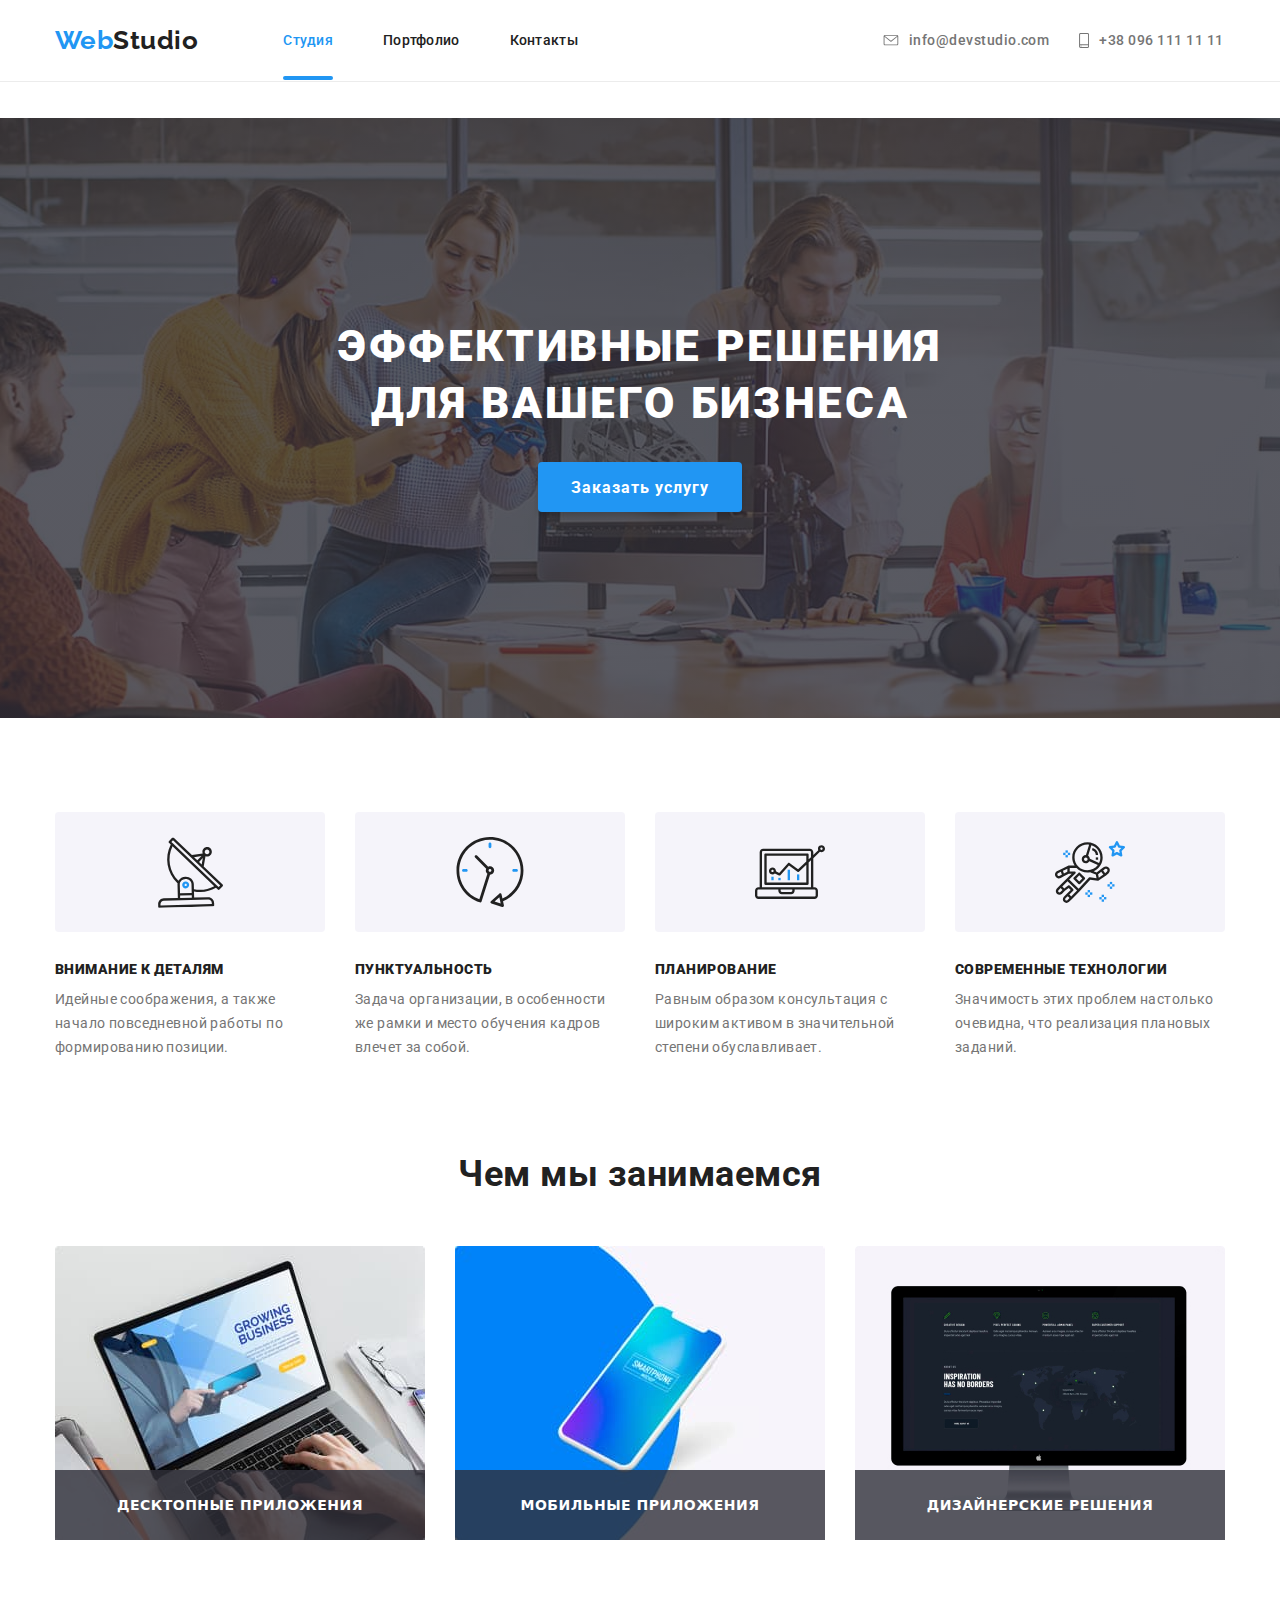
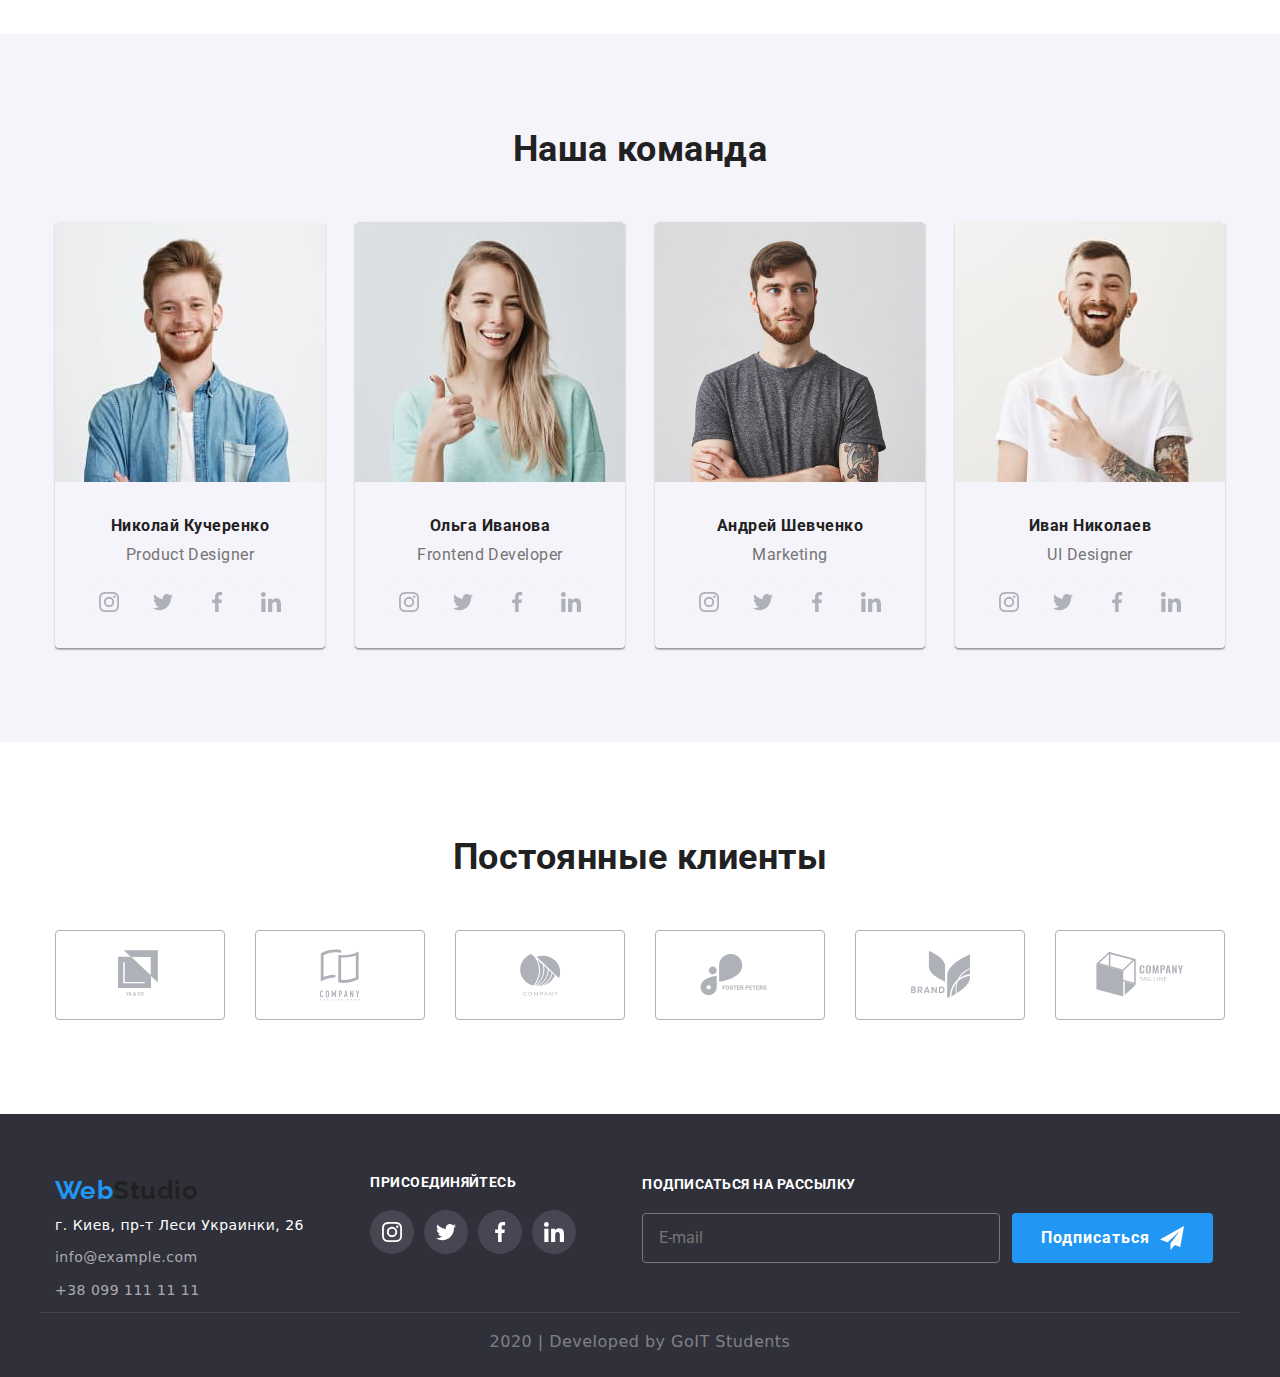
<file: index.html>
<!DOCTYPE html>
<html lang="ru">
  <head>
    <meta charset="UTF-8" />
    <meta name="viewport" content="width=device-width, initial-scale=1.0" />
    <title>Web Studio</title>
    <link
      href="https://fonts.googleapis.com/css2?family=Raleway&family=Roboto:wght@400;700;900&display=swap"
      rel="stylesheet"
    />
    <link
      rel="stylesheet"
      href="https://cdnjs.cloudflare.com/ajax/libs/modern-normalize/0.6.0/modern-normalize.min.css"
    />
    <!-- <link rel="stylesheet" href="./css/styles.css" /> -->
    <link rel="stylesheet" href="./css/main.min.css" />
  </head>
  <body>
    <!--навигация + контакты-->
    <header class="page-header">
      <div class="container main-nav">
        <div class="logo">
          <a href="/" class="logo" lang="en"
            ><span class="logo-web">Web</span>Studio</a
          >
        </div>
        <nav>
          <ul class="site-nav">
            <li class="item">
              <a href="./index.html" class="link current">Студия</a>
            </li>
            <li class="item">
              <a href="./portfolio.html" class="link">Портфолио</a>
            </li>
            <li class="item"><a href="" class="link">Контакты</a></li>
          </ul>
        </nav>
        <address>
          <ul class="address">
            <li class="item">
              <a href="mailto:info@devstudio.com" class="link">
                <svg class="icon-envelope">
                  <use href="./img/sprite.svg#icon-envelope"></use>
                </svg>
                info@devstudio.com</a
              >
            </li>
            <li class="item">
              <a href="tel:+380961111111" class="link">
                <svg class="icon-phone">
                  <use href="./img/sprite.svg#icon-smartphone"></use>
                </svg>
                +38 096 111 11 11</a
              >
            </li>
          </ul>
        </address>
      </div>
    </header>

    <main>
      <!--Hero-->
      <section class="hero">
        <h1 class="hero-title">
          эффективные решения <br />
          для вашего бизнеса
        </h1>
        <!-- <a href="" class="hero-button">Заказать услугу</a> -->
        <button class="hero-button" data-modal-open>Заказать услугу</button>
      </section>

      <!--секция с графическим контентом-->
      <section class="section">
        <div class="container feature">
          <!--этот заголовок спрятать в css-->
          <h2 class="feature-title">Преимущества</h2>
          <ul class="feature">
            <li class="feature-list item antenna">
              <figure class="figure">
                <p class="title"><b>Внимание к деталям</b></p>
                <figcaption class="text">
                  Идейные соображения, а также начало повседневной работы по
                  формированию позиции.
                </figcaption>
              </figure>
            </li>
            <li class="feature-list item clock">
              <figure class="figure">
                <p class="title"><b>Пунктуальность</b></p>
                <figcaption class="text">
                  Задача организации, в особенности же рамки и место обучения
                  кадров влечет за собой.
                </figcaption>
              </figure>
            </li>
            <li class="feature-list item diagram">
              <figure class="figure">
                <p class="title"><b>Планирование</b></p>
                <figcaption class="text">
                  Равным образом консультация с широким активом в значительной
                  степени обуславливает.
                </figcaption>
              </figure>
            </li>
            <li class="feature-list item astronaut">
              <figure class="figure">
                <p class="title"><b>Современные технологии</b></p>
                <figcaption class="text">
                  Значимость этих проблем настолько очевидна, что реализация
                  плановых заданий.
                </figcaption>
              </figure>
            </li>
          </ul>
        </div>
      </section>

      <!--секция чем мы занимаемся-->
      <section class="section">
        <div class="container">
          <h2 class="section-title">Чем мы занимаемся</h2>
          <ul class="work">
            <li class="item">
              <img
                class="image"
                src="./img/laptop.img.jpg"
                alt="laptop photo"
              />
              <p class="text">Десктопные приложения</p>
            </li>
            <li class="item">
              <img class="image" src="./img/mob.img.jpg" alt="phone photo" />
              <p class="text">Мобильные приложения</p>
            </li>
            <li class="item">
              <img class="image" src="./img/tv.img.jpg" alt="tv photo" />
              <p class="text">Дизайнерские решения</p>
            </li>
          </ul>
        </div>
      </section>

      <!--секция наша команда-->
      <section class="team-section">
        <div class="container">
          <h2 class="section-title">Наша команда</h2>
          <ul class="team">
            <li class="team-card">
              <img
                src="./img/john.img.jpg"
                alt="portrait photo"
                class="team-photo"
              />
              <p class="name"><b>Николай Кучеренко</b></p>
              <p lang="en" class="occupation">Product Designer</p>
              <ul class="social-list">
                <li class="item">
                  <a href="" class="link">
                    <svg class="social-icon">
                      <use href="./img/sprite.svg#icon-instagram"></use>
                    </svg>
                  </a>
                </li>
                <li class="item">
                  <a href="" class="link">
                    <svg class="social-icon">
                      <use href="./img/sprite.svg#icon-twitter"></use>
                    </svg>
                  </a>
                </li>
                <li class="item">
                  <a href="" class="link">
                    <svg class="social-icon">
                      <use href="./img/sprite.svg#icon-facebook"></use>
                    </svg>
                  </a>
                </li>
                <li class="item">
                  <a href="" class="link">
                    <svg class="social-icon">
                      <use href="./img/sprite.svg#icon-linkedin"></use>
                    </svg>
                  </a>
                </li>
              </ul>
            </li>
            <li class="team-card">
              <img
                src="./img/marta.img.jpg"
                alt="portrait photo"
                class="team-photo"
              />
              <p class="name"><b>Ольга Иванова</b></p>
              <p lang="en" class="occupation">Frontend Developer</p>
              <ul class="social-list">
                <li class="item">
                  <a href="" class="link">
                    <svg class="social-icon">
                      <use href="./img/sprite.svg#icon-instagram"></use>
                    </svg>
                  </a>
                </li>
                <li class="item">
                  <a href="" class="link">
                    <svg class="social-icon">
                      <use href="./img/sprite.svg#icon-twitter"></use>
                    </svg>
                  </a>
                </li>
                <li class="item">
                  <a href="" class="link">
                    <svg class="social-icon">
                      <use href="./img/sprite.svg#icon-facebook"></use>
                    </svg>
                  </a>
                </li>
                <li class="item">
                  <a href="" class="link">
                    <svg class="social-icon">
                      <use href="./img/sprite.svg#icon-linkedin"></use>
                    </svg>
                  </a>
                </li>
              </ul>
            </li>
            <li class="team-card">
              <img
                src="./img/robert.img.jpg"
                alt="portrait photo"
                class="team-photo"
              />
              <p class="name"><b>Андрей Шевченко</b></p>
              <p lang="en" class="occupation">Marketing</p>
              <ul class="social-list">
                <li class="item">
                  <a href="" class="link">
                    <svg class="social-icon">
                      <use href="./img/sprite.svg#icon-instagram"></use>
                    </svg>
                  </a>
                </li>
                <li class="item">
                  <a href="" class="link">
                    <svg class="social-icon">
                      <use href="./img/sprite.svg#icon-twitter"></use>
                    </svg>
                  </a>
                </li>
                <li class="item">
                  <a href="" class="link">
                    <svg class="social-icon">
                      <use href="./img/sprite.svg#icon-facebook"></use>
                    </svg>
                  </a>
                </li>
                <li class="item">
                  <a href="" class="link">
                    <svg class="social-icon">
                      <use href="./img/sprite.svg#icon-linkedin"></use>
                    </svg>
                  </a>
                </li>
              </ul>
            </li>
            <li class="team-card">
              <img
                src="./img/martin.img.jpg"
                alt="portrait photo"
                class="team-photo"
              />
              <p class="name"><b>Иван Николаев</b></p>
              <p lang="en" class="occupation">UI Designer</p>
              <ul class="social-list">
                <li class="item">
                  <a href="" class="link">
                    <svg class="social-icon">
                      <use href="./img/sprite.svg#icon-instagram"></use>
                    </svg>
                  </a>
                </li>
                <li class="item">
                  <a href="" class="link">
                    <svg class="social-icon">
                      <use href="./img/sprite.svg#icon-twitter"></use>
                    </svg>
                  </a>
                </li>
                <li class="item">
                  <a href="" class="link">
                    <svg class="social-icon">
                      <use href="./img/sprite.svg#icon-facebook"></use>
                    </svg>
                  </a>
                </li>
                <li class="item">
                  <a href="" class="link">
                    <svg class="social-icon">
                      <use href="./img/sprite.svg#icon-linkedin"></use>
                    </svg>
                  </a>
                </li>
              </ul>
            </li>
          </ul>
        </div>
      </section>

      <!--секция постоянные клиенты-->
      <section class="section">
        <div class="container">
          <h2 class="section-title">Постоянные клиенты</h2>
          <ul class="clients">
            <li class="client-logo">
              <svg class="logo-item one">
                <use href="./img/sprite.svg#icon-logo-one"></use>
              </svg>
            </li>
            <li class="client-logo">
              <svg class="logo-item two">
                <use href="./img/sprite.svg#icon-logo-two"></use>
              </svg>
            </li>
            <li class="client-logo">
              <svg class="logo-item three">
                <use href="./img/sprite.svg#icon-logo-tree"></use>
              </svg>
            </li>
            <li class="client-logo">
              <svg class="logo-item four">
                <use href="./img/sprite.svg#icon-logo-four"></use>
              </svg>
            </li>
            <li class="client-logo">
              <svg class="logo-item five">
                <use href="./img/sprite.svg#icon-logo-five"></use>
              </svg>
            </li>
            <li class="client-logo">
              <svg class="logo-item six">
                <use href="./img/sprite.svg#icon-logo-six"></use>
              </svg>
            </li>
          </ul>
        </div>
      </section>
    </main>

    <!--подвал страницы-->
    <footer class="footer-section">
      <div class="container footer">
        <!-- блок адрес -->
        <div class="address-container">
          <a href="/" lang="en" class="logo"
            ><span class="logo-web">Web</span>Studio</a
          >
          <address>
            <p class="address">г. Киев, пр-т Леси Украинки, 26</p>
            <a href="mailto:info@example.com" class="link">info@example.com</a>
            <a href="tel:+380991111111" class="link">+38 099 111 11 11</a>
          </address>
        </div>

        <!--блок соцсети-->
        <div class="join-us">
          <h3 class="title">присоединяйтесь</h3>
          <ul class="join-list">
            <li class="item">
              <a href="" class="link">
                <svg class="icon">
                  <use href="./img/sprite.svg#icon-instagram"></use>
                </svg>
              </a>
            </li>
            <li class="item">
              <a href="" class="link">
                <svg class="icon">
                  <use href="./img/sprite.svg#icon-twitter"></use>
                </svg>
              </a>
            </li>
            <li class="item">
              <a href="" class="link">
                <svg class="icon">
                  <use href="./img/sprite.svg#icon-facebook"></use>
                </svg>
              </a>
            </li>
            <li class="item">
              <a href="" class="link">
                <svg class="icon">
                  <use href="./img/sprite.svg#icon-linkedin"></use>
                </svg>
              </a>
            </li>
          </ul>
        </div>

        <!--блок подписаться-->
        <form class="form">
          <div class="signup-field">
            <div>
              <label for="email" class="title">Подписаться на рассылку</label>
              <input
                type="email"
                name="email"
                id="email"
                placeholder="E-mail"
                class="button"
              />
            </div>
            <button type="button" class="button primary">Подписаться</button>
          </div>
        </form>
      </div>
      <p class="text">2020 | Developed by GoIT Students</p>
    </footer>

    <!-- МОДАЛЬНОЕ ОКНО -->

    <div class="backdrop is-hidden" data-modal>
      <form class="modal">
        <button class="modal-close" data-modal-close></button>
        <b class="form-title">Оставьте свои данные, мы вам перезвоним</b>
        <div class="form-field">
          <input
            class="form-input"
            type="text"
            name="name"
            id="name"
            placeholder=" "
          />
          <label class="form-lable" for="name">Имя</label>
          <svg class="form-icon">
            <use href="./img/sprite.svg#icon-person-black"></use>
          </svg>
        </div>

        <div class="form-field">
          <input
            class="form-input"
            type="tel"
            name="phone"
            id="phone"
            placeholder=" "
          />
          <label class="form-lable" for="phone">Телефон</label>
          <svg class="form-icon">
            <use href="./img/sprite.svg#icon-phone-black"></use>
          </svg>
        </div>

        <div class="form-field">
          <input
            class="form-input"
            type="email"
            name="mail"
            id="mail"
            placeholder=" "
          />
          <label class="form-lable" for="mail">Почта</label>
          <svg class="form-icon">
            <use href="./img/sprite.svg#icon-email-black"></use>
          </svg>
        </div>

        <div class="form-field">
          <textarea
            class="comment-field"
            name="comment"
            id="comment"
            placeholder=" "
          ></textarea>
          <label class="comment-lable" for="comment">Коментарий</label>
        </div>

        <label for="checkbox" class="checkbox-field">
          <input id="checkbox" class="checkbox" type="checkbox" name="policy" />
          <span class="checkbox-icon"></span>Соглашаюсь с рассылкой и принимаю
          <a href="" class="checkbox-link">Условия договора</a>
        </label>

        <button class="modal-send">Отправить</button>
      </form>
    </div>
    <script src="./js/modal.js"></script>
  </body>
</html>
</file>
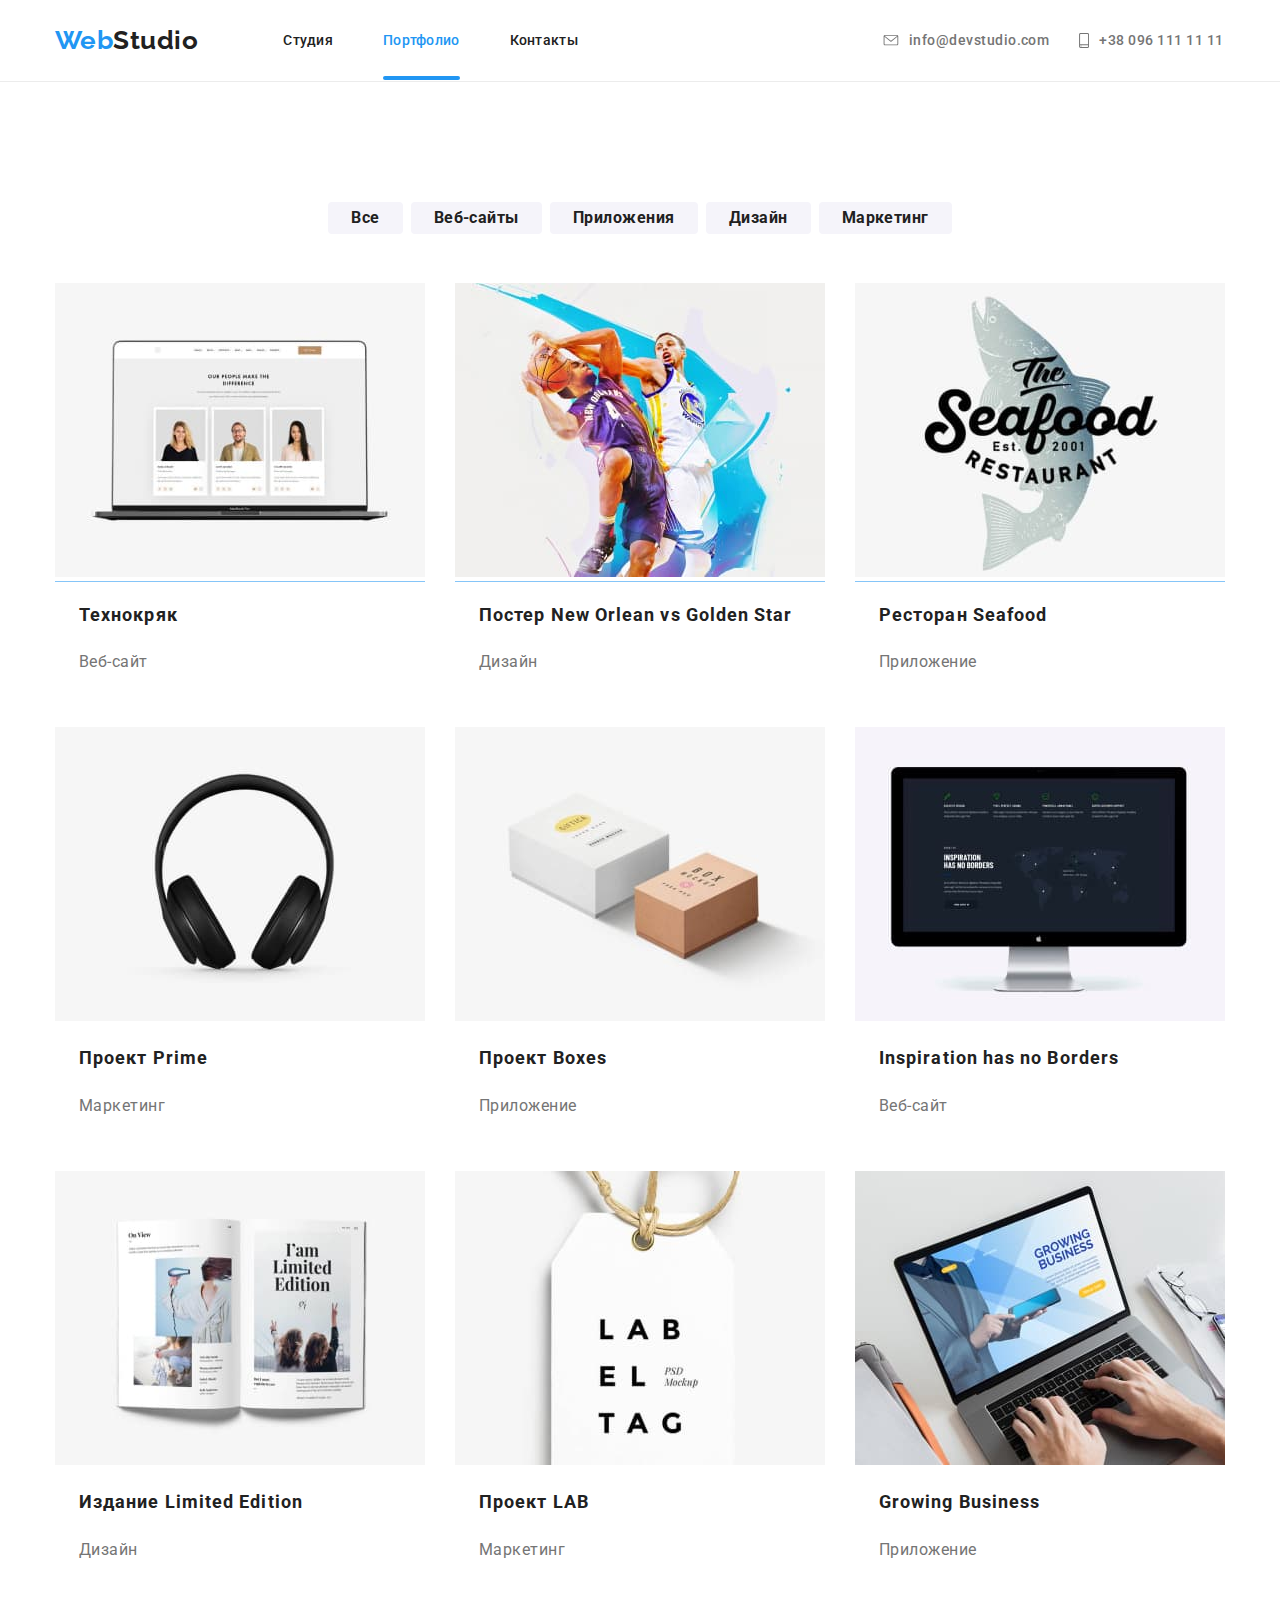
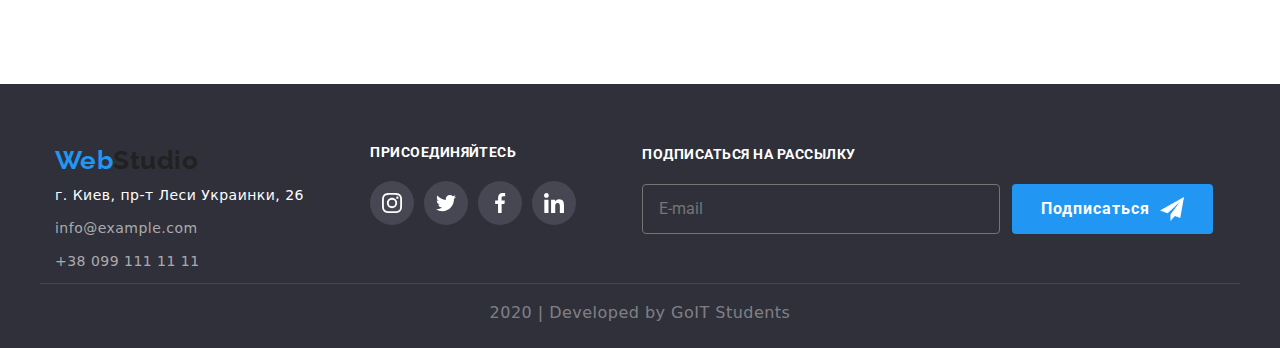
<file: portfolio.html>
<!DOCTYPE html>
<html lang="ru">
  <head>
    <meta charset="UTF-8" />
    <meta name="viewport" content="width=device-width, initial-scale=1.0" />
    <title>Document</title>
    <link
      href="https://fonts.googleapis.com/css2?family=Raleway&family=Roboto:wght@400;700;900&display=swap"
      rel="stylesheet"
    />
    <link
      rel="stylesheet"
      href="https://cdnjs.cloudflare.com/ajax/libs/modern-normalize/0.6.0/modern-normalize.min.css"
    />
    <!-- <link rel="stylesheet" href="./css/styles.css" /> -->
    <link rel="stylesheet" href="./css/main.min.css" />
  </head>
  <body>
    <!--навигация + контакты-->
    <header class="page-header">
      <div class="container main-nav">
        <div class="logo">
          <a href="/" class="logo" lang="en"
            ><span class="logo-web">Web</span>Studio</a
          >
        </div>
        <nav>
          <ul class="site-nav">
            <li class="item"><a href="./index.html" class="link">Студия</a></li>
            <li class="item">
              <a href="./portfolio.html" class="link current">Портфолио</a>
            </li>
            <li class="item"><a href="" class="link">Контакты</a></li>
          </ul>
        </nav>
        <address>
          <ul class="address">
            <li class="item">
              <a href="mailto:info@devstudio.com" class="link">
                <svg class="icon-envelope">
                  <use href="./img/sprite.svg#icon-envelope"></use>
                </svg>
                info@devstudio.com</a
              >
            </li>
            <li class="item">
              <a href="tel:+380961111111" class="link">
                <svg class="icon-phone">
                  <use href="./img/sprite.svg#icon-smartphone"></use>
                </svg>
                +38 096 111 11 11</a
              >
            </li>
          </ul>
        </address>
      </div>
    </header>
    <main class="portfolio">
      <!--список вкладок-->
      <section class="portfolio-list">
        <div class="container">
          <ul class="button-list">
            <li class="item">
              <button type="button" class="portfolio-button">Все</button>
            </li>
            <li class="item">
              <button type="button" class="portfolio-button">
                Веб-сайты
              </button>
            </li>
            <li class="item">
              <button type="button" class="portfolio-button">Приложения</button>
            </li>
            <li class="item">
              <button type="button" class="portfolio-button">Дизайн</button>
            </li>
            <li class="item">
              <button type="button" class="portfolio-button">Маркетинг</button>
            </li>
          </ul>
        </div>
      </section>

      <!--наши работы-->
      <section>
        <div class="container">
          <!--заголовок спрятать в цсс-->
          <h1 class="portfolio-title visually-hidden">Наши работы</h1>
          <ul class="examples">
            <li class="item">
              <a href="" class="link">
                <div class="item-photo">
                  <img src="./img/techno.jpg" alt="team photo" />
                  <p class="discription">
                    Технокряк это современная площадка распространения
                    коронавируса. Компании используют эту платформу для
                    цифрового шпионажа и атак на защищённые сервера конкурентов.
                  </p>
                </div>
                <h2 class="examples-title">Технокряк</h2>
                <p class="text">Веб-сайт</p>
              </a>
            </li>
            <li class="item">
              <a href="" class="link">
                <div class="item-photo">
                  <img src="./img/poster.jpg" alt="poster photo" />
                  <p class="discription">
                    Технокряк это современная площадка распространения
                    коронавируса. Компании используют эту платформу для
                    цифрового шпионажа и атак на защищённые сервера конкурентов.
                  </p>
                </div>
                <h2 class="examples-title">Постер New Orlean vs Golden Star</h2>
                <p class="text">Дизайн</p>
              </a>
            </li>
            <li class="item">
              <a href="" class="link">
                <div class="item-photo">
                  <img src="./img/seafood.jpg" alt="seafood photo" />
                  <p class="discription">
                    Технокряк это современная площадка распространения
                    коронавируса. Компании используют эту платформу для
                    цифрового шпионажа и атак на защищённые сервера конкурентов.
                  </p>
                </div>
                <h2 class="examples-title">Ресторан Seafood</h2>
                <p class="text">Приложение</p>
              </a>
            </li>
            <li class="item">
              <a href="" class="link">
                <div class="item-photo">
                  <img src="./img/prime.jpg" alt="prime photo" />
                  <p class="discription">
                    Технокряк это современная площадка распространения
                    коронавируса. Компании используют эту платформу для
                    цифрового шпионажа и атак на защищённые сервера конкурентов.
                  </p>
                </div>
                <h2 class="examples-title">Проект Prime</h2>
                <p class="text">Маркетинг</p>
              </a>
            </li>
            <li class="item">
              <a href="" class="link">
                <div class="item-photo">
                  <img src="./img/boxes.jpg" alt="boxes photo" />
                  <p class="discription">
                    Технокряк это современная площадка распространения
                    коронавируса. Компании используют эту платформу для
                    цифрового шпионажа и атак на защищённые сервера конкурентов.
                  </p>
                </div>
                <h2 class="examples-title">Проект Boxes</h2>
                <p class="text">Приложение</p>
              </a>
            </li>
            <li class="item">
              <a href="" class="link">
                <div class="item-photo">
                  <img src="./img/inspiration.jpg" alt="computer photo" />
                  <p class="discription">
                    Технокряк это современная площадка распространения
                    коронавируса. Компании используют эту платформу для
                    цифрового шпионажа и атак на защищённые сервера конкурентов.
                  </p>
                </div>
                <h2 class="examples-title">Inspiration has no Borders</h2>
                <p class="text">Веб-сайт</p>
              </a>
            </li>
            <li class="item">
              <a href="" class="link">
                <div class="item-photo">
                  <img src="./img/limitededition.jpg" alt="book photo" />
                  <p class="discription">
                    Технокряк это современная площадка распространения
                    коронавируса. Компании используют эту платформу для
                    цифрового шпионажа и атак на защищённые сервера конкурентов.
                  </p>
                </div>
                <h2 class="examples-title">Издание Limited Edition</h2>
                <p class="text">Дизайн</p>
              </a>
            </li>
            <li class="item">
              <a href="" class="link">
                <div class="item-photo">
                  <img src="./img/lab.jpg" alt="label photo" />
                  <p class="discription">
                    Технокряк это современная площадка распространения
                    коронавируса. Компании используют эту платформу для
                    цифрового шпионажа и атак на защищённые сервера конкурентов.
                  </p>
                </div>
                <h2 class="examples-title">Проект LAB</h2>
                <p class="text">Маркетинг</p>
              </a>
            </li>
            <li class="item">
              <a href="" class="link">
                <div class="item-photo">
                  <img src="./img/business.jpg" alt="laptop photo" />
                  <p class="discription">
                    Технокряк это современная площадка распространения
                    коронавируса. Компании используют эту платформу для
                    цифрового шпионажа и атак на защищённые сервера конкурентов.
                  </p>
                </div>
                <h2 class="examples-title">Growing Business</h2>
                <p class="text">Приложение</p>
              </a>
            </li>
          </ul>
        </div>
      </section>
    </main>
    <!--подвал страницы-->
    <footer class="footer-section">
      <div class="container footer">
        <!-- блок адрес -->
        <div class="address-container">
          <a href="/" lang="en" class="logo"
            ><span class="logo-web">Web</span>Studio</a
          >
          <address>
            <p class="address">г. Киев, пр-т Леси Украинки, 26</p>
            <a href="mailto:info@example.com" class="link">info@example.com</a>
            <a href="tel:+380991111111" class="link">+38 099 111 11 11</a>
          </address>
        </div>
        <!--блок соцсети-->
        <div class="join-us">
          <h3 class="title">присоединяйтесь</h3>
          <ul class="join-list">
            <li class="item">
              <a href="" class="link">
                <svg class="icon">
                  <use href="./img/sprite.svg#icon-instagram"></use>
                </svg>
              </a>
            </li>
            <li class="item">
              <a href="" class="link">
                <svg class="icon">
                  <use href="./img/sprite.svg#icon-twitter"></use>
                </svg>
              </a>
            </li>
            <li class="item">
              <a href="" class="link">
                <svg class="icon">
                  <use href="./img/sprite.svg#icon-facebook"></use>
                </svg>
              </a>
            </li>
            <li class="item">
              <a href="" class="link">
                <svg class="icon">
                  <use href="./img/sprite.svg#icon-linkedin"></use>
                </svg>
              </a>
            </li>
          </ul>
        </div>

        <!--блок подписаться-->
        <form class="form">
          <div class="signup-field">
            <div>
              <label for="email" class="title">Подписаться на рассылку</label>
              <input
                type="email"
                name="email"
                id="email"
                placeholder="E-mail"
                class="button"
              />
            </div>
            <button type="submit" class="button primary">Подписаться</button>
          </div>
        </form>
      </div>
      <p class="text">2020 | Developed by GoIT Students</p>
    </footer>
  </body>
</html>
</file>
<file: css/styles.css>
:root {
  --primary-text-color: #757575;
  --title-text-color: #000000;
  --accent-color: #2196f3;
  --primary-white-color: #ffffff;
  --background-accent-color: #f5f4fa;
}

body {
  color: var(--primary-text-color);
  background-color: var(--primary-white-color);

  font-family: Roboto, sans-serif;
  letter-spacing: 0.03em;
}

.container {
  width: 1200px;
  margin: auto;
  padding-left: 15px;
  padding-right: 15px;
}

ul {
  list-style: none;
  padding: 0;
  margin: 0;
}

/* МОДАЛЬНОЕ ОКНО */

/* фон */
.backdrop {
  position: fixed;
  top: 0;
  left: 0;
  width: 100%;
  height: 100%;
  background-color: rgba(0, 0, 0, 0.2);

  opacity: 1;
  transition: opacity 250ms cubic-bezier(0.4, 0, 0.2, 1);
}

.backdrop.is-hidden {
  opacity: 0;
  pointer-events: none;
}

.backdrop.is-hidden .modal {
  transform: translate(-50%, -50%) scale(0.9);
}

/* модалка */
.modal {
  position: absolute;
  top: 50%;
  left: 50%;

  min-width: 528px;
  min-height: 560px;
  padding: 40px;

  background: #ffffff;
  box-shadow: 0px 2px 1px rgba(0, 0, 0, 0.2), 0px 1px 1px rgba(0, 0, 0, 0.14),
    0px 1px 3px rgba(0, 0, 0, 0.12);
  border-radius: 4px;

  transform: translate(-50%, -50%) scale(1);
  transition: transform 250ms cubic-bezier(0.4, 0, 0.2, 1);
}

/* кнопка закрыть */

.modal-close {
  position: absolute;
  top: 8px;
  right: 8px;
  width: 30px;
  height: 30px;
  border: 1px solid rgba(0, 0, 0, 0.1);
  border-radius: 50%;
  background-image: url(../img/close-black.svg);
  background-repeat: no-repeat;
  background-size: contain;
  cursor: pointer;
  transition: background-image 250ms cubic-bezier(0.4, 0, 0.2, 1);
}

.modal-close:hover,
.modal-close:focus {
  background-image: url(../img/close.svg);
  background-repeat: no-repeat;
  background-size: contain;
}

.form-field {
  position: relative;
  display: flex;
  flex-direction: column;
  margin-bottom: 28px;
  margin-top: 30px;
}

.form-lable {
  position: absolute;
  top: 50%;
  left: 40px;
  transform: translateY(-50%);
  color: #757575;

  transition: transform 250ms linear;
}

.form-input {
  height: 40px;
  margin: 0;
  padding: 12px 16px;
  padding-left: 40px;
  border: 1px solid rgba(33, 33, 33, 0.2);
  border-radius: 4px;
}

.form-input:focus {
  outline: none;
  /* outline-color: var(--accent-color);
  outline-offset: 1px; */
  border: 1px solid var(--accent-color);
}

.form-input:focus + .form-lable,
.form-input:not(:placeholder-shown) + .form-lable {
  transform: translate(-20px, -40px);

  color: var(--accent-color);
}

.form-icon {
  position: absolute;
  top: 50%;
  left: 18px;
  transform: translateY(-50%);

  width: 18px;
  height: 18px;
}

.icon-item {
  width: 18px;
  height: 18px;
}

.form-input:focus ~ .form-icon {
  fill: var(--accent-color);
}

.comment-field {
  height: 120px;
  resize: none;
  padding: 15px;
  border: 1px solid rgba(33, 33, 33, 0.2);
  border-radius: 4px;
}

.comment-field:focus {
  outline: none;

  border: 1px solid var(--accent-color);
}

.comment-lable {
  position: absolute;
  top: 12px;
  left: 16px;
  color: #757575;

  transition: transform 250ms linear;
}

.comment-field:focus + .comment-lable,
.comment-field:not(:placeholder-shown) + .comment-lable {
  transform: translateY(-35px);

  color: var(--accent-color);
}

.form-title {
  font-family: Roboto;
  font-style: normal;
  font-weight: bold;
  font-size: 20px;
  line-height: 23px;
  text-align: center;
  letter-spacing: 0.03em;

  color: #212121;
}

/* чекбокс */

.checkbox-field {
  position: relative;
  display: block;
  margin-bottom: 30px;
  padding-left: 25px;
  font-size: 14px;
}

.checkbox {
  /* -webkit-appearance: none;
  -moz-appearance: none;
  appearance: none;
  position: absolute; */

  position: absolute;
  width: 1px;
  height: 1px;
  margin: -1px;
  border: 0;
  padding: 0;
  clip: rect(0 0 0 0);
  overflow: hidden;
}

.checkbox-icon {
  position: absolute;
  top: 50%;
  left: 0;

  transform: translateY(-50%);

  display: inline-block;
  width: 16px;
  height: 15px;

  border: 1px solid #757575;
  border-radius: 2px;

  transition: transform 250ms linear;
}

.checkbox:checked + .checkbox-icon {
  background-color: var(--accent-color);
  background-image: url(../img/icon-check.svg);
  border-color: transparent;
  background-origin: border-box;
}

.checkbox-link {
  color: var(--accent-color);
}

/* кнопка отправить */

.modal-send {
  display: block;
  min-width: 200px;
  height: 50px;

  margin-right: 164px;
  margin-left: 164px;
  padding: 10px 55px;
  border-radius: 4px;

  border: 1px solid transparent;

  color: var(--primary-white-color);
  background-color: var(--accent-color);
  font-weight: bold;
  cursor: pointer;
  box-shadow: 0px 4px 4px rgba(0, 0, 0, 0.15);
  transition: background-color 250ms cubic-bezier(0.4, 0, 0.2, 1);
}

.modal-send:hover,
.modal-send:focus {
  background-color: #188ce8;
}

/* Header */

.page-header {
  margin-bottom: 36px;
  border-bottom: 1px solid #ececec;
}

.main-nav {
  display: flex;
  align-items: center;
}

/* LOGO */

.logo {
  color: var(--title-text-color);

  font-family: Raleway, sans-serif;
  font-weight: bold;
  font-size: 26px;
  line-height: 31px;
  text-decoration: none;

  transition: color 250ms cubic-bezier(0.4, 0, 0.2, 1);
}

.logo-web {
  color: var(--accent-color);
  font-family: Raleway, sans-serif;
}

.logo:hover {
  color: var(--accent-color);
}

/* site-nav */

.site-nav {
  display: flex;
  margin-left: 85px;
}

.site-nav .item {
  position: relative;
}

.site-nav .item:not(:last-child) {
  margin-right: 50px;
}

.site-nav .link {
  display: block;
  margin-top: 32px;
  padding-bottom: 32px;

  color: var(--title-text-color);

  font-weight: 500;
  font-size: 14px;
  line-height: 1.2;
  text-decoration: none;

  transition: color 250ms cubic-bezier(0.4, 0, 0.2, 1);
}

.site-nav .link:hover,
.site-nav .link:focus {
  color: var(--accent-color);
}

.site-nav .link.current {
  color: var(--accent-color);
}

.site-nav .link.current::after {
  position: absolute;
  left: 0;
  bottom: 0;

  content: '';
  display: block;

  width: 100%;
  height: 4px;
  background-color: var(--accent-color);
  border-radius: 2px;
}

/* address */

.address {
  display: flex;
  margin-left: 305px;
  align-items: flex-end;
}

.address .item + .item {
  margin-left: 30px;
}

.address .link {
  display: flex;
  padding-top: 32px;
  padding-bottom: 32px;
  align-items: center;

  color: var(--primary-text-color);

  font-weight: 500;
  font-size: 14px;
  line-height: 1.2;
  text-decoration: none;
  font-style: normal;
  text-align: end;

  transition: color 250ms cubic-bezier(0.4, 0, 0.2, 1);
}

.address .link:hover,
.address .link:focus {
  color: var(--accent-color);
}

.address .link:hover .icon-envelope {
  fill: var(--accent-color);
}

.icon-envelope {
  width: 16px;
  height: 11px;
  margin-right: 10px;
  fill: var(--primary-text-color);
}

/* .address .icon-envelope::before {
  display: inline-block;
  content: '';
  width: 16px;
  height: 11px;
  margin-right: 10px;
  background-image: url(../img/envelope.svg);
} */

.icon-phone {
  margin-right: 10px;
  width: 10px;
  height: 15px;
  fill: var(--primary-text-color);
}

.address .link:hover .icon-phone {
  fill: var(--accent-color);
}

/* .address .icon-phone::before {
  display: inline-block;
  content: '';
  width: 10px;
  height: 15px;
  margin-right: 10px;
  background-image: url(../img/smartphone.svg);
} */

/* HERO */

.hero {
  max-width: 1600px;
  height: 600px;
  margin-left: auto;
  margin-right: auto;
  margin-bottom: 94px;
  padding-top: 200px;
  padding-bottom: 200px;

  text-align: center;
  background-color: rgba(47, 48, 58, 80%);
  background-image: linear-gradient(
      to right,
      rgba(47, 48, 58, 0.8),
      rgba(47, 48, 58, 0.8)
    ),
    url(../img/header.img.jpg);
  background-repeat: no-repeat;
  background-position: center;
}

.hero-title {
  margin-top: 0;
  margin-bottom: 30px;
  color: #ffffff;

  font-style: normal;
  font-weight: 900;
  font-size: 44px;
  line-height: 1.3;
  letter-spacing: 0.06em;
  text-transform: uppercase;
}

.hero-button {
  /* position: relative;
  display: flex; */

  /* display: inline-block; */

  min-width: 200px;
  height: 50px;

  box-shadow: 0px 4px 4px rgba(0, 0, 0, 0.15);
  border-radius: 4px;
  padding: 10px 32px;

  text-decoration: none;
  text-align: center;
  align-items: center;
  border: 1px solid transparent;

  color: var(--primary-white-color);
  background-color: var(--accent-color);
  font-weight: bold;
  cursor: pointer;

  transition: background-color 250ms cubic-bezier(0.4, 0, 0.2, 1);
  /* overflow: hidden; */
}

.hero-button:hover,
.hero-button:focus {
  background-color: #188ce8;
}

/* вариант анимации на иконках. для себя. в бтн закоментены нужные значения для этого свойства */

/* .hero-button:hover,
   .hero-button:focus {
  background-color: seagreen;
}

.hero-button::after {
  display: block;
  content: '';
  width: 30px;
  height: 30px;

  margin-left: 10px;

  transition: 250ms linear;
  background-image: url(../img/instagram.svg);
  background-size: contain;
}

.hero-button::before {
  display: block;
  content: '';
  width: 30px;
  height: 30px;

  background-image: url(../img/twitter.svg);
  background-size: contain;

  position: absolute;
  top: 50%;
  left: 170px;
  transform: translateY(calc(-50% + 40px));

  transition: 250ms linear;
}

.hero-button:hover::before {
  transform: translateY(-50%);
}

.hero-button:hover::after {
  transform: translateY(-40px);
} */

/* section */

.section {
  margin-bottom: 94px;
}

.section-title {
  margin-top: 0;
  margin-bottom: 50px;
  color: var(--title-text-color);

  font-weight: bold;
  font-size: 36px;
  line-height: 1.2;
  text-align: center;
}

/* section feature */

.feature {
  display: flex;
  justify-content: space-between;
}

.feature .item:not(:last-child) {
  margin-right: 30px;
}

.feature-title {
  margin-top: 0;
  margin-bottom: 0;
}

.visually-hidden {
  position: absolute;
  height: 1px;
  width: 1px;
  overflow: hidden;
  clip: rect(1px 1px 1px 1px);
}

.feature .title {
  margin-top: 30px;
  margin-bottom: 10px;
  color: var(--title-text-color);

  font-weight: bold;
  font-size: 14px;
  line-height: 1.1;
  text-transform: uppercase;
}

figcaption {
  font-family: Roboto;
  font-style: normal;
  font-weight: normal;
  font-size: 14px;
  line-height: 24px;

  letter-spacing: 0.03em;
}

.feature-list {
  margin-top: 0;
  margin-bottom: 0;
}

.feature-list::before {
  display: block;
  height: 120px;
  content: '';
  background-repeat: no-repeat;
  background-position: center;
  background-color: #f5f4fa;
}

.item.antenna::before {
  background-image: url(../img/antenna1.svg);
}

.item.clock::before {
  background-image: url(../img/clock1.svg);
}

.item.diagram::before {
  background-image: url(../img/diagram1.svg);
}

.item.astronaut::before {
  background-image: url(../img/astronaut1.svg);
}

.figure {
  margin-top: 0;
  margin-bottom: 0;
  margin-right: 0;
  margin-left: 0;
}

/* work */

.work .image {
  display: block;
}

.work {
  display: flex;
  justify-content: space-between;
}

.work .item:not(:last-child) {
  margin-right: 30px;
}

.work .item {
  position: relative;
}

.work .text {
  position: absolute;
  bottom: 0;
  width: 100%;
  height: 70px;

  display: flex;
  align-items: center;
  justify-content: center;

  margin-top: 0;
  margin-bottom: 0;
  color: var(--primary-white-color);
  background-color: rgba(47, 48, 58, 80%);

  font-weight: bold;
  font-size: 14px;
  line-height: 1.1;
  text-transform: uppercase;
}

/* team */

.team {
  display: flex;
  justify-content: space-between;
}

.team-card:not(:last-child) {
  margin-right: 30px;
}

.team-section {
  background-color: var(--background-accent-color);
  padding-top: 94px;
  padding-bottom: 94px;
  margin-bottom: 94px;
}

.team-photo {
  margin-top: 0;
  margin-bottom: 30px;
}

.team-card {
  padding-bottom: 24px;
  box-shadow: 0px 2px 1px rgba(0, 0, 0, 0.2), 0px 1px 1px rgba(0, 0, 0, 0.14),
    0px 1px 3px rgba(0, 0, 0, 0.12);
}

.team .name {
  margin-top: 0;
  margin-bottom: 10px;
  color: var(--title-text-color);

  font-weight: 500;
  font-size: 16px;
  line-height: 1.2;
  text-align: center;
}

.occupation {
  margin-top: 0;
  margin-bottom: 16px;
  font-size: 16px;
  line-height: 1.2;
  text-align: center;
}

.social-list {
  display: flex;
  padding: 0;
  margin: 0;
  list-style: none;
  justify-content: center;
}

.social-list .item:not(:last-child) {
  margin-right: 10px;
}

.social-list .link {
  display: flex;
  width: 44px;
  height: 44px;
  margin: 0;
  padding: 0;
  align-items: center;
  justify-content: center;
  border-radius: 50%;
  border: 1px solid transparent;
  background-color: var(--background-accent-color);
  cursor: pointer;

  transition: background-color 250ms cubic-bezier(0.4, 0, 0.2, 1);
}

.social-list .link:hover,
.social-list .link:focus {
  background-color: #2196f3;
}

.social-icon {
  width: 20px;
  height: 20px;
  fill: #afb1b8;
}

.social-list .link:hover .social-icon {
  fill: var(--primary-white-color);
}

/* clients */

.clients {
  display: flex;
  justify-content: space-between;
}

.client-logo {
  display: flex;
  width: 170px;
  height: 90px;

  border: 1px solid #afb1b8;
  border-radius: 4px;
  border-color: #afb1b8;

  align-items: center;
  justify-content: center;

  transition: border-color 250ms cubic-bezier(0.4, 0, 0.2, 1);
}

.client-logo:hover,
.client-logo:focus {
  border-color: var(--accent-color);
}

.client-logo:hover .logo-item,
.client-logo:focus .logo-item {
  fill: var(--accent-color);
}

.logo-item {
  fill: #afb1b8;
}

.logo-item.one {
  width: 44px;
  height: 49px;
}

.logo-item.two {
  width: 40px;
  height: 52px;
}

.logo-item.three {
  width: 41px;
  height: 42px;
}

.logo-item.four {
  width: 80px;
  height: 42px;
}

.logo-item.five {
  width: 59px;
  height: 47px;
}

.logo-item.six {
  width: 88px;
  height: 45px;
}

/* Footer */

.footer-section {
  background-color: #2f303a;
  padding-bottom: 5px;
}

.container.footer {
  display: flex;
  padding-top: 61px;
  align-items: flex-start;
  justify-content: space-between;
  border-bottom: 1px solid rgba(255, 255, 255, 0.1);
}

/* footer address */

.address-container .logo {
  display: block;
  margin-bottom: 8px;
}

/* join- us */

.join-list {
  display: flex;
}

.join-list .item:not(:last-child) {
  margin-right: 10px;
}

.join-list .link {
  display: flex;
  width: 44px;
  height: 44px;
  margin: 0;
  padding: 10px;
  align-items: center;
  justify-content: center;
  border-radius: 50%;
  border: 1px solid transparent;
  background-color: #464752;
  cursor: pointer;

  transition: background-color 250ms cubic-bezier(0.4, 0, 0.2, 1);
}

.join-list .link:hover,
.join-list .link:focus {
  background-color: var(--accent-color);
}

.icon {
  width: 20px;
  height: 20px;
  fill: var(--primary-white-color);
}

/* sineup */

.signup-field {
  display: flex;
  align-items: flex-end;
}

.address-container .address {
  margin-left: 0;
  margin-top: 0;
  margin-bottom: 9px;
  color: var(--primary-white-color);

  font-style: normal;
  font-weight: normal;
  font-size: 14px;
  line-height: 1.7;
}

.address-container .link {
  display: block;
  margin-bottom: 9px;
  color: rgba(255, 255, 255, 60%);

  font-size: 14px;
  line-height: 1.7;
  font-style: normal;
  text-decoration: none;

  transition: color 250ms cubic-bezier(0.4, 0, 0.2, 1);
}

.address-container .link:hover,
.address-container .link:focus {
  color: var(--accent-color);
}

.footer-section .title {
  margin: 0;
  margin-bottom: 20px;
  color: var(--primary-white-color);

  font-weight: bold;
  font-size: 14px;
  line-height: 1.1;
  text-transform: uppercase;
  cursor: pointer;
}

.footer-section .text {
  margin-top: 0;
  margin-bottom: 0;
  padding-top: 20px;
  padding-bottom: 21px;
  color: rgba(255, 255, 255, 40%);
  text-align: center;
}

.button {
  display: flex;
  border: 1px solid var(--primary-text-color);
  border-radius: 4px;
  padding-left: 16px;
  margin-top: 20px;
  margin-right: 12px;

  align-items: center;
  text-decoration: none;

  min-width: 358px;
  height: 50px;

  color: rgba(255, 255, 255, 60%);
  background-color: #2f303a;
}

.button.primary {
  display: flex;
  border-radius: 4px;
  padding: 11px 28px;

  min-width: 200px;
  height: 50px;
  vertical-align: middle;

  color: var(--primary-white-color);
  background-color: var(--accent-color);

  font-family: inherit;
  font-weight: bold;
  font-size: 16px;
  line-height: 1.8;
  letter-spacing: 0.06em;
  text-decoration: none;
  align-items: center;
  text-align: center;

  transition: background-color 250ms cubic-bezier(0.4, 0, 0.2, 1);
}

.button.primary:hover,
.button.primary:focus {
  color: var(--primary-white-color);
  background-color: #188ce8;
  cursor: pointer;
}

.button.primary::after {
  display: inline-block;
  content: '';
  width: 24px;
  height: 24px;
  margin-left: 10px;
  background-image: url(../img/icon-send.png);
  background-size: contain;
}

.button:hover,
.button:focus {
  color: var(--accent-color);
}

/* PORTFOLIO */

.portfolio {
  margin-top: 120px;
  margin-bottom: 100px;
}

/* portfolio buttons */

.button-list {
  display: flex;
  justify-content: center;
}

.button-list .item:not(:last-child) {
  margin-right: 8px;
}

.portfolio-list {
  padding-bottom: 33px;
}

.portfolio-button {
  min-width: 73px;
  padding: 6px 22px;

  border-radius: 4px;
  border: 1px solid transparent;
  margin-bottom: 16px;
  color: var(--title-text-color);
  background-color: #f5f4fa;

  transition: background-color 250ms cubic-bezier(0.4, 0, 0.2, 1);
}

.portfolio-button:hover,
.portfolio-button:focus {
  color: var(--primary-white-color);
  background-color: var(--accent-color);
}

/* portfolio title */

.portfolio-title {
  margin-top: 0;
  margin-bottom: 0;
}

/* examples */

.examples {
  display: flex;
  flex-wrap: wrap;
}

.examples-item {
  width: calc((100% - 60px) / 3);
  margin-right: 30px;
  margin-bottom: 30px;
}

.examples-item:hover,
.examples-item:focus {
  box-shadow: 1px 4px 6px rgba(0, 0, 0, 0.16), 0px 4px 4px rgba(0, 0, 0, 0.06),
    0px 1px 1px rgba(0, 0, 0, 0.12);
}

.examples-item:hover .discription {
  /* opacity: 1; */
  transform: translateY(0);
}

.examples-item:nth-child(3n) {
  margin-right: 0;
}

.examples-item:nth-last-child(-n + 3) {
  margin-bottom: 0;
}

.examples .link {
  text-decoration: none;
}

.examples-title {
  padding-left: 24px;

  color: var(--title-text-color);
  font-weight: 700;
  font-size: 18px;
  line-height: 2;
  letter-spacing: 0.06em;
}

.examples .text {
  margin-top: 0;
  margin-bottom: 0;
  padding-left: 24px;
  padding-bottom: 19px;

  color: var(--primary-text-color);
  font-size: 16px;
  line-height: 1.9;
}

.item-photo {
  position: relative;
  overflow: hidden;
}

.discription {
  position: absolute;
  display: block;
  top: 0;
  left: 0;
  width: 100%;
  height: 100%;

  background-color: rgba(33, 150, 243, 90%);
  color: var(--primary-white-color);
  text-align: left;

  padding: 61px 24px;
  margin-top: 0;
  margin-bottom: 0;

  font-size: 18px;
  line-height: 1.5;

  transform: translateY(100%);
  transition: transform 250ms cubic-bezier(0.4, 0, 0.2, 1);
}
</file>
<file: css/main.min.css>
.hero-button,.button.primary{color:#fff;background-color:#2196f3;font-family:Roboto,sans-serif;font-style:normal;font-weight:bold;font-size:16px;line-height:30px;letter-spacing:0.06em;cursor:pointer;border:1px solid transparent;text-decoration:none}.feature-title,.portfolio-title{position:absolute;height:1px;width:1px;overflow:hidden;clip:rect(1px 1px 1px 1px)}body{color:#757575;background-color:#fff;letter-spacing:0.03em}body .container{width:1200px;margin:auto;padding-left:15px;padding-right:15px}body ul{list-style:none;padding:0;margin:0}.section{margin-bottom:94px}.section-title{margin-top:0;margin-bottom:50px;color:#212121;font-family:Roboto,sans-serif;font-weight:bold;font-size:36px;line-height:1.2;text-align:center}.page-header{margin-bottom:36px;border-bottom:1px solid #ececec}.main-nav{display:-webkit-box;display:-ms-flexbox;display:flex;-webkit-box-align:center;-ms-flex-align:center;align-items:center}.logo{color:#212121;font-family:Raleway,sans-serif;font-weight:bold;font-size:26px;line-height:31px;text-decoration:none;-webkit-transition:color 250ms cubic-bezier(0.4, 0, 0.2, 1);transition:color 250ms cubic-bezier(0.4, 0, 0.2, 1)}.logo-web{color:#2196f3;font-family:Raleway,sans-serif}.logo:hover,.logo:focus{color:#2196f3}.site-nav{display:-webkit-box;display:-ms-flexbox;display:flex;margin-left:85px}.site-nav .item{position:relative}.site-nav .item:not(:last-child){margin-right:50px}.site-nav .link{display:block;margin-top:32px;padding-bottom:32px;color:#212121;font-family:Roboto,sans-serif;font-style:normal;font-weight:500;font-size:14px;line-height:16px;letter-spacing:0.02em;text-decoration:none;-webkit-transition:color 250ms cubic-bezier(0.4, 0, 0.2, 1);transition:color 250ms cubic-bezier(0.4, 0, 0.2, 1)}.site-nav .link:hover,.site-nav .link:focus{color:#2196f3}.link.current{color:#2196f3}.link.current::after{position:absolute;left:0;bottom:0;content:'';display:block;width:100%;height:4px;background-color:#2196f3;border-radius:2px}.address{display:-webkit-box;display:-ms-flexbox;display:flex;margin-left:305px;-webkit-box-align:end;-ms-flex-align:end;align-items:flex-end}.address .item+.item{margin-left:30px}.address .link{display:-webkit-box;display:-ms-flexbox;display:flex;padding-top:32px;padding-bottom:32px;-webkit-box-align:center;-ms-flex-align:center;align-items:center;color:#757575;font-family:Roboto,sans-serif;font-weight:500;font-size:14px;line-height:1.2;text-decoration:none;font-style:normal;text-align:end;-webkit-transition:color 250ms cubic-bezier(0.4, 0, 0.2, 1);transition:color 250ms cubic-bezier(0.4, 0, 0.2, 1)}.address .link:hover,.address .link:focus{color:#2196f3}.icon-envelope{width:16px;height:11px;margin-right:10px;fill:#757575}.address .link:hover .icon-envelope{fill:#2196f3}.icon-phone{margin-right:10px;width:10px;height:15px;fill:#757575}.link:hover .icon-phone{fill:#2196f3}.hero{max-width:1600px;height:600px;margin-left:auto;margin-right:auto;margin-bottom:94px;padding-top:200px;padding-bottom:200px;text-align:center;background-color:#2f303a;background-image:-webkit-gradient(linear, left top, right top, from(rgba(47,48,58,0.8)), to(rgba(47,48,58,0.8))),url(../img/header.img.jpg);background-image:linear-gradient(to right, rgba(47,48,58,0.8), rgba(47,48,58,0.8)),url(../img/header.img.jpg);background-repeat:no-repeat;background-position:center}.hero-title{margin-top:0;margin-bottom:30px;color:#ffffff;font-family:Roboto,sans-serif;font-style:normal;font-weight:900;font-size:44px;line-height:1.3;letter-spacing:0.06em;text-transform:uppercase}.hero-button{min-width:200px;height:50px;-webkit-box-shadow:0px 4px 4px rgba(0,0,0,0.15);box-shadow:0px 4px 4px rgba(0,0,0,0.15);border-radius:4px;padding:10px 32px;text-align:center;-webkit-box-align:center;-ms-flex-align:center;align-items:center;-webkit-transition:background-color 250ms cubic-bezier(0.4, 0, 0.2, 1);transition:background-color 250ms cubic-bezier(0.4, 0, 0.2, 1)}.hero-button:hover,.hero-button:focus{background-color:#188ce8}.feature{display:-webkit-box;display:-ms-flexbox;display:flex;-webkit-box-pack:justify;-ms-flex-pack:justify;justify-content:space-between}.feature .item:not(:last-child){margin-right:30px}.feature-title{margin-top:30px;margin-bottom:10px;color:#212121;font-weight:bold;font-size:14px;line-height:1.1;text-transform:uppercase}.feature .title{margin-top:30px;margin-bottom:10px;color:#212121;font-family:Roboto,sans-serif;font-weight:bold;font-size:14px;line-height:1.1;text-transform:uppercase}.feature .text{font-family:Roboto,sans-serif;font-style:normal;font-weight:normal;font-size:14px;line-height:24px;letter-spacing:0.03em}.feature-list{margin-top:0;margin-bottom:0}.feature-list::before{display:block;width:270px;height:120px;content:'';border-radius:4px;background-repeat:no-repeat;background-position:center;background-color:#f5f4fa}.item.antenna::before{background-image:url(../img/antenna1.svg)}.item.clock::before{background-image:url(../img/clock1.svg)}.item.diagram::before{background-image:url(../img/diagram1.svg)}.item.astronaut::before{background-image:url(../img/astronaut1.svg)}.figure{margin-top:0;margin-bottom:0;margin-right:0;margin-left:0}.work{display:-webkit-box;display:-ms-flexbox;display:flex;-webkit-box-pack:justify;-ms-flex-pack:justify;justify-content:space-between}.work .image{display:block}.work .item{position:relative}.work .text{position:absolute;bottom:0;width:100%;height:70px;display:-webkit-box;display:-ms-flexbox;display:flex;-webkit-box-align:center;-ms-flex-align:center;align-items:center;-webkit-box-pack:center;-ms-flex-pack:center;justify-content:center;margin-top:0;margin-bottom:0;color:#fff;background-color:rgba(47,48,58,0.8);font-weight:bold;font-size:14px;line-height:1.1;text-transform:uppercase}.team{display:-webkit-box;display:-ms-flexbox;display:flex;-webkit-box-pack:justify;-ms-flex-pack:justify;justify-content:space-between}.team-section{background-color:#f5f4fa;padding-top:94px;padding-bottom:94px;margin-bottom:94px}.team-photo{margin-top:0;margin-bottom:30px}.team-card{padding-bottom:24px;border-radius:0px 0px 4px 4px;-webkit-box-shadow:0px 2px 1px rgba(0,0,0,0.2),0px 1px 1px rgba(0,0,0,0.14),0px 1px 3px rgba(0,0,0,0.12);box-shadow:0px 2px 1px rgba(0,0,0,0.2),0px 1px 1px rgba(0,0,0,0.14),0px 1px 3px rgba(0,0,0,0.12)}.team-card:not(:last-child){margin-right:30px}.team .name{margin-top:0;margin-bottom:10px;color:#212121;font-family:Roboto,sans-serif;font-weight:500;font-size:16px;line-height:1.2;text-align:center}.occupation{margin-top:0;margin-bottom:16px;font-family:Roboto,sans-serif;font-size:16px;line-height:1.2;text-align:center}.social-list{display:-webkit-box;display:-ms-flexbox;display:flex;padding:0;margin:0;list-style:none;-webkit-box-pack:center;-ms-flex-pack:center;justify-content:center}.social-list .item:not(:last-child){margin-right:10px}.social-list .link{display:-webkit-box;display:-ms-flexbox;display:flex;width:44px;height:44px;margin:0;padding:0;-webkit-box-align:center;-ms-flex-align:center;align-items:center;-webkit-box-pack:center;-ms-flex-pack:center;justify-content:center;border-radius:50%;border:1px solid transparent;background-color:#f5f4fa;cursor:pointer;-webkit-transition:background-color 250ms cubic-bezier(0.4, 0, 0.2, 1);transition:background-color 250ms cubic-bezier(0.4, 0, 0.2, 1)}.social-list .link:hover,.social-list .link:focus{background-color:#2196f3}.social-icon{width:20px;height:20px;fill:#afb1b8}.social-list .link:hover .social-icon{fill:#fff}.clients{display:-webkit-box;display:-ms-flexbox;display:flex;-webkit-box-pack:justify;-ms-flex-pack:justify;justify-content:space-between}.client-logo{display:-webkit-box;display:-ms-flexbox;display:flex;width:170px;height:90px;border:1px solid #afb1b8;border-radius:4px;border-color:#afb1b8;-webkit-box-align:center;-ms-flex-align:center;align-items:center;-webkit-box-pack:center;-ms-flex-pack:center;justify-content:center;-webkit-transition:border-color 250ms cubic-bezier(0.4, 0, 0.2, 1);transition:border-color 250ms cubic-bezier(0.4, 0, 0.2, 1)}.client-logo:hover,.client-logo:focus{border-color:#2196f3}.logo-item{fill:#afb1b8}.logo-item.one{width:44px;height:49px}.logo-item.two{width:40px;height:52px}.logo-item.three{width:41px;height:42px}.logo-item.four{width:80px;height:42px}.logo-item.five{width:59px;height:47px}.logo-item.six{width:88px;height:45px}.client-logo:hover .logo-item,.client-logo:focus .logo-item{fill:#2196f3}.footer-section{background-color:#2f303a;padding-bottom:5px}.footer-section .title{margin:0;margin-bottom:20px;color:#fff;font-family:Roboto,sans-serif;font-weight:bold;font-size:14px;line-height:1.1;text-transform:uppercase;cursor:pointer}.footer-section .text{margin-top:0;margin-bottom:0;padding-top:20px;padding-bottom:21px;color:rgba(255,255,255,0.4);text-align:center}.container.footer{display:-webkit-box;display:-ms-flexbox;display:flex;padding-top:61px;-webkit-box-align:start;-ms-flex-align:start;align-items:flex-start;-webkit-box-pack:justify;-ms-flex-pack:justify;justify-content:space-between;border-bottom:1px solid rgba(255,255,255,0.1)}.address-container .logo{display:block;margin-bottom:8px}.address-container .address{margin-left:0;margin-top:0;margin-bottom:9px;color:#fff;font-style:normal;font-weight:normal;font-size:14px;line-height:1.7}.address-container .link{display:block;margin-bottom:9px;color:rgba(255,255,255,0.6);font-size:14px;line-height:1.7;font-style:normal;text-decoration:none;-webkit-transition:color 250ms cubic-bezier(0.4, 0, 0.2, 1);transition:color 250ms cubic-bezier(0.4, 0, 0.2, 1)}.address-container .link:hover,.address-container .link:focus{color:#2196f3}.join-list{display:-webkit-box;display:-ms-flexbox;display:flex}.join-list .item:not(:last-child){margin-right:10px}.join-list .link{display:-webkit-box;display:-ms-flexbox;display:flex;width:44px;height:44px;margin:0;padding:10px;-webkit-box-align:center;-ms-flex-align:center;align-items:center;-webkit-box-pack:center;-ms-flex-pack:center;justify-content:center;border-radius:50%;border:1px solid transparent;background-color:#464752;cursor:pointer;-webkit-transition:background-color 250ms cubic-bezier(0.4, 0, 0.2, 1);transition:background-color 250ms cubic-bezier(0.4, 0, 0.2, 1)}.join-list .link:hover,.join-list .link:focus{background-color:#2196f3}.join-list .icon{width:20px;height:20px;fill:#fff}.signup-field{display:-webkit-box;display:-ms-flexbox;display:flex;-webkit-box-align:end;-ms-flex-align:end;align-items:flex-end}.button{display:-webkit-box;display:-ms-flexbox;display:flex;border:1px solid #757575;border-radius:4px;padding-left:16px;margin-top:20px;margin-right:12px;font-family:Roboto,sans-serif;font-style:normal;font-weight:normal;font-size:16px;-webkit-box-align:center;-ms-flex-align:center;align-items:center;text-decoration:none;cursor:pointer;min-width:358px;height:50px;color:rgba(255,255,255,0.6);background-color:#2f303a}.button.primary{display:-webkit-box;display:-ms-flexbox;display:flex;border-radius:4px;padding:11px 28px;min-width:200px;height:50px;vertical-align:middle;-webkit-box-align:center;-ms-flex-align:center;align-items:center;text-align:center;-webkit-transition:background-color 250ms cubic-bezier(0.4, 0, 0.2, 1);transition:background-color 250ms cubic-bezier(0.4, 0, 0.2, 1)}.button.primary:hover,.button.primary:focus{color:#fff;background-color:#188ce8;cursor:pointer}.button.primary::after{display:inline-block;content:'';width:24px;height:24px;margin-left:10px;background-image:url(../img/icon-send.png);background-size:contain}.portfolio{margin-top:120px;margin-bottom:100px}.portfolio-list{padding-bottom:33px}.button-list{display:-webkit-box;display:-ms-flexbox;display:flex;-webkit-box-pack:center;-ms-flex-pack:center;justify-content:center}.button-list .item:not(:last-child){margin-right:8px}.portfolio-button{min-width:73px;padding:6px 22px;font-family:Roboto,sans-serif;font-style:normal;font-weight:bold;font-size:16px;letter-spacing:0.03em;border-radius:4px;border:1px solid transparent;margin-bottom:16px;color:#212121;background-color:#f5f4fa;-webkit-transition:background-color 250ms cubic-bezier(0.4, 0, 0.2, 1);transition:background-color 250ms cubic-bezier(0.4, 0, 0.2, 1)}.portfolio-button:hover,.portfolio-button:focus{color:#fff;background-color:#2196f3}.examples{display:-webkit-box;display:-ms-flexbox;display:flex;-ms-flex-wrap:wrap;flex-wrap:wrap}.examples .item{width:calc((100% - 60px) / 3);margin-right:30px;margin-bottom:30px}.examples .item:hover,.examples .item:focus{-webkit-box-shadow:1px 4px 6px rgba(0,0,0,0.16),0px 4px 4px rgba(0,0,0,0.06),0px 1px 1px rgba(0,0,0,0.12);box-shadow:1px 4px 6px rgba(0,0,0,0.16),0px 4px 4px rgba(0,0,0,0.06),0px 1px 1px rgba(0,0,0,0.12)}.examples .item:nth-child(3n){margin-right:0}.examples .item:nth-last-child(-n+3){margin-bottom:0}.examples .link{text-decoration:none}.examples-title{padding-left:24px;color:#212121;font-family:Roboto,sans-serif;font-weight:700;font-size:18px;line-height:2;letter-spacing:0.06em}.examples .text{margin-top:0;margin-bottom:0;padding-left:24px;padding-bottom:19px;font-family:Roboto,sans-serif;color:#757575;font-size:16px;line-height:1.9}.item-photo{position:relative;overflow:hidden}.discription{position:absolute;display:block;top:0;left:0;width:100%;height:100%;background-color:rgba(33,150,243,0.9);color:#fff;text-align:left;padding:61px 24px;margin-top:0;margin-bottom:0;font-size:18px;line-height:1.5;-webkit-transform:translateY(100%);transform:translateY(100%);-webkit-transition:-webkit-transform 250ms cubic-bezier(0.4, 0, 0.2, 1);transition:-webkit-transform 250ms cubic-bezier(0.4, 0, 0.2, 1);transition:transform 250ms cubic-bezier(0.4, 0, 0.2, 1);transition:transform 250ms cubic-bezier(0.4, 0, 0.2, 1), -webkit-transform 250ms cubic-bezier(0.4, 0, 0.2, 1)}.examples .item:hover .discription{-webkit-transform:translateY(0);transform:translateY(0)}.backdrop{position:fixed;top:0;left:0;width:100%;height:100%;background-color:rgba(0,0,0,0.2);opacity:1;-webkit-transition:opacity 250ms cubic-bezier(0.4, 0, 0.2, 1);transition:opacity 250ms cubic-bezier(0.4, 0, 0.2, 1)}.backdrop.is-hidden{opacity:0;pointer-events:none}.modal{position:absolute;top:50%;left:50%;min-width:528px;min-height:560px;padding:40px;background:#fff;-webkit-box-shadow:0px 2px 1px rgba(0,0,0,0.2),0px 1px 1px rgba(0,0,0,0.14),0px 1px 3px rgba(0,0,0,0.12);box-shadow:0px 2px 1px rgba(0,0,0,0.2),0px 1px 1px rgba(0,0,0,0.14),0px 1px 3px rgba(0,0,0,0.12);border-radius:4px;-webkit-transform:translate(-50%, -50%) scale(1);transform:translate(-50%, -50%) scale(1);-webkit-transition:-webkit-transform 250ms cubic-bezier(0.4, 0, 0.2, 1);transition:-webkit-transform 250ms cubic-bezier(0.4, 0, 0.2, 1);transition:transform 250ms cubic-bezier(0.4, 0, 0.2, 1);transition:transform 250ms cubic-bezier(0.4, 0, 0.2, 1), -webkit-transform 250ms cubic-bezier(0.4, 0, 0.2, 1)}.backdrop.is-hidden .modal{-webkit-transform:translate(-50%, -50%) scale(0.9);transform:translate(-50%, -50%) scale(0.9)}.modal-close{position:absolute;top:8px;right:8px;width:30px;height:30px;border:1px solid rgba(0,0,0,0.1);border-radius:50%;background-image:url(../img/close-black.svg);background-repeat:no-repeat;background-size:contain;cursor:pointer;-webkit-transition:background-image 250ms cubic-bezier(0.4, 0, 0.2, 1);transition:background-image 250ms cubic-bezier(0.4, 0, 0.2, 1)}.modal-close:hover,.modal-close:focus{background-image:url(../img/close.svg);background-repeat:no-repeat;background-size:contain}.modal-send{display:block;min-width:200px;height:50px;margin-right:164px;margin-left:164px;padding:10px 55px;border-radius:4px;border:1px solid transparent;color:#fff;background-color:#2196f3;font-weight:bold;cursor:pointer;-webkit-box-shadow:0px 4px 4px rgba(0,0,0,0.15);box-shadow:0px 4px 4px rgba(0,0,0,0.15);-webkit-transition:background-color 250ms cubic-bezier(0.4, 0, 0.2, 1);transition:background-color 250ms cubic-bezier(0.4, 0, 0.2, 1)}.modal-send:hover,.modal-send:focus{background-color:#188ce8}.form-field{position:relative;display:-webkit-box;display:-ms-flexbox;display:flex;-webkit-box-orient:vertical;-webkit-box-direction:normal;-ms-flex-direction:column;flex-direction:column;margin-bottom:28px;margin-top:30px}.form-title{font-family:Roboto,sans-serif;font-style:normal;font-weight:bold;font-size:20px;line-height:23px;text-align:center;letter-spacing:0.03em;color:#212121}.form-lable{position:absolute;top:50%;left:40px;-webkit-transform:translateY(-50%);transform:translateY(-50%);color:#757575;-webkit-transition:-webkit-transform 250ms linear;transition:-webkit-transform 250ms linear;transition:transform 250ms linear;transition:transform 250ms linear, -webkit-transform 250ms linear}.form-input{height:40px;margin:0;padding:12px 16px;padding-left:40px;border:1px solid rgba(33,33,33,0.2);border-radius:4px}.form-input:hover,.form-input:focus{outline:none;border:1px solid #2196f3}.form-input:focus+.form-lable,.form-input:not(:placeholder-shown)+.form-lable{-webkit-transform:translate(-20px, -40px);transform:translate(-20px, -40px);color:#2196f3}.form-icon{position:absolute;top:50%;left:18px;-webkit-transform:translateY(-50%);transform:translateY(-50%);width:18px;height:18px}.form-input:focus ~ .form-icon{fill:#2196f3}.comment-field{height:120px;resize:none;padding:15px;border:1px solid rgba(33,33,33,0.2);border-radius:4px}.comment-field:focus{outline:none;border:1px solid #2196f3}.comment-lable{position:absolute;top:12px;left:16px;color:#757575;-webkit-transition:-webkit-transform 250ms linear;transition:-webkit-transform 250ms linear;transition:transform 250ms linear;transition:transform 250ms linear, -webkit-transform 250ms linear}.comment-field:focus+.comment-lable,.comment-field:not(:placeholder-shown)+.comment-lable{-webkit-transform:translateY(-35px);transform:translateY(-35px);color:#2196f3}.checkbox-field{position:relative;display:block;margin-bottom:30px;padding-left:25px;font-size:14px}.checkbox{position:absolute;width:1px;height:1px;margin:-1px;border:0;padding:0;clip:rect(0 0 0 0);overflow:hidden}.checkbox-icon{position:absolute;top:50%;left:0;-webkit-transform:translateY(-50%);transform:translateY(-50%);display:inline-block;width:16px;height:15px;border:1px solid #757575;border-radius:2px;-webkit-transition:-webkit-transform 250ms linear;transition:-webkit-transform 250ms linear;transition:transform 250ms linear;transition:transform 250ms linear, -webkit-transform 250ms linear}.checkbox:checked+.checkbox-icon{background-color:#2196f3;background-image:url(../img/icon-check.svg);border-color:transparent;background-origin:border-box}.checkbox-link{color:#2196f3}
/*# sourceMappingURL=main.min.css.map */
</file>
